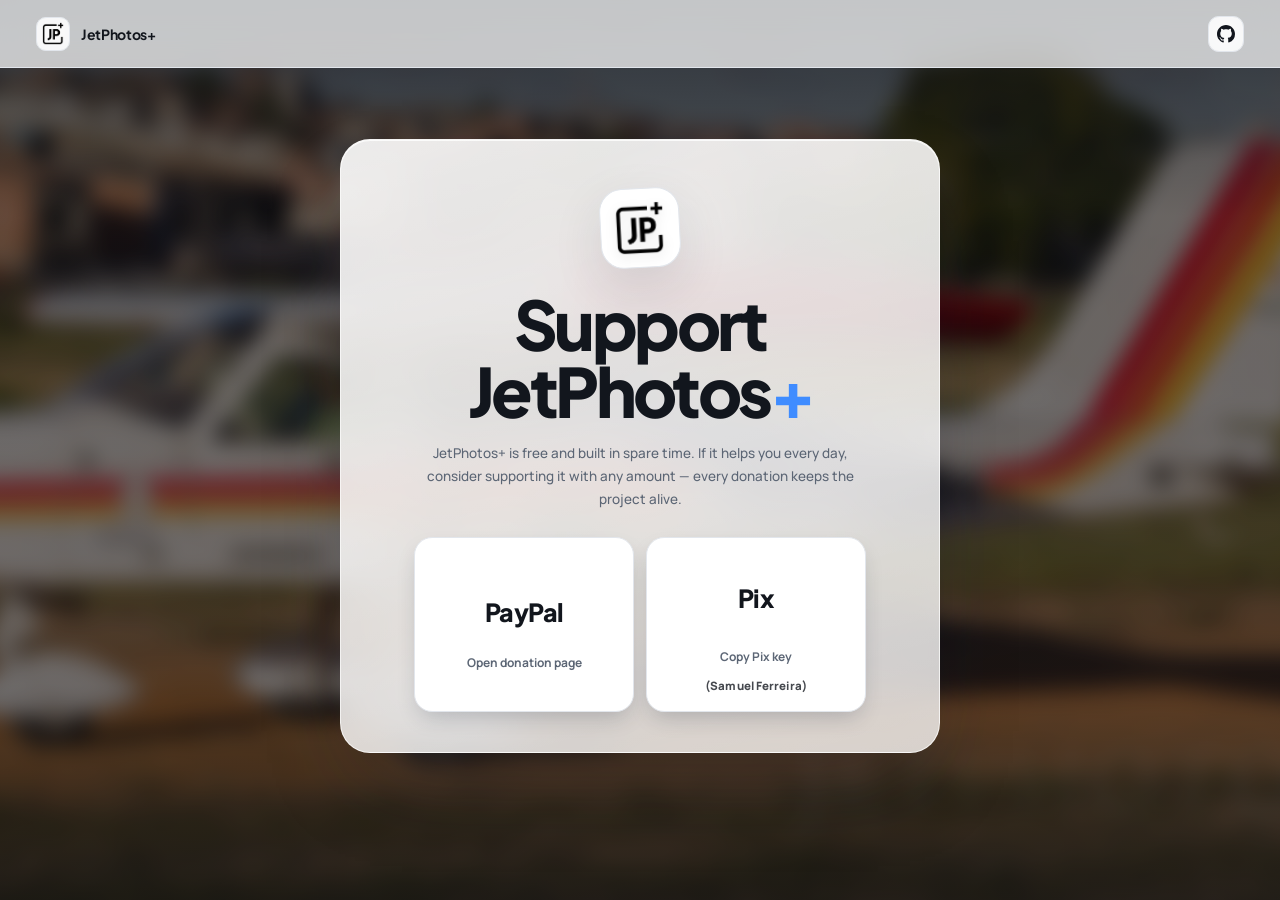
<file: docs/doar.html>
<!doctype html>
<html lang="en">
<head>
  <!-- Doação: PayPal (link externo) + Pix (copia a chave + toast). Textos em
       PT/EN no mesmo esquema da index; o idioma persiste entre as páginas
       pela mesma chave do localStorage. -->
  <meta charset="UTF-8">
  <meta name="viewport" content="width=device-width, initial-scale=1">
  <meta name="description" content="Support JetPhotos+ — a free, unofficial community extension. Donate via PayPal or Pix.">
  <meta name="author" content="samuelffer">
  <meta name="robots" content="index, follow">
  <link rel="canonical" href="https://samuelffer.github.io/jetphotosplus/doar.html">

  <!-- Open Graph -->
  <meta property="og:type" content="website">
  <meta property="og:title" content="JetPhotos+ — Doar">
  <meta property="og:description" content="Apoie o JetPhotos+ via PayPal ou Pix.">
  <meta property="og:image" content="https://samuelffer.github.io/jetphotosplus/assets/og-image.png">
  <meta property="og:url" content="https://samuelffer.github.io/jetphotosplus/doar.html">
  <meta property="og:site_name" content="JetPhotos+">
  <meta property="og:locale" content="pt_BR">
  <meta property="og:locale:alternate" content="en_US">

  <!-- Favicon -->
  <link rel="icon" type="image/png" sizes="32x32" href="assets/favicon-32x32.png">
  <link rel="icon" type="image/png" sizes="16x16" href="assets/favicon-16x16.png">
  <link rel="apple-touch-icon" sizes="180x180" href="assets/apple-touch-icon.png">
  <link rel="manifest" href="assets/site.webmanifest">

  <title>Donate — JetPhotos+</title>
  <link rel="preconnect" href="https://fonts.googleapis.com">
  <link rel="preconnect" href="https://fonts.gstatic.com" crossorigin>
  <link href="https://fonts.googleapis.com/css2?family=Manrope:wght@400;500;600;700;800&family=Plus+Jakarta+Sans:wght@400;500;600;700;800&display=swap" rel="stylesheet">
  <link rel="stylesheet" href="style.css?v=r7">
</head>
<body>
  <div class="photo-background" aria-hidden="true">
    <div class="photo-layer photo-layer-a"></div>
    <div class="photo-layer photo-layer-b"></div>
    <div class="photo-overlay"></div>
  </div>
  <header class="topbar">
    <a class="brand" href="index.html" aria-label="JetPhotos+ home" data-i18n-attr="aria-label:brandHome">
      <span class="brand-mark"><img src="assets/jetphotosplus-logo.png" alt=""></span>
      <span>JetPhotos+</span>
    </a>
    <div class="top-actions">
      <a class="github-link" href="https://github.com/samuelffer/jetphotosplus" target="_blank" rel="noreferrer" aria-label="View on GitHub" title="View on GitHub" data-i18n-attr="aria-label:githubView|title:githubView">
        <svg viewBox="0 0 16 16" width="18" height="18" fill="currentColor" aria-hidden="true"><path d="M8 0C3.58 0 0 3.58 0 8c0 3.54 2.29 6.53 5.47 7.59.4.07.55-.17.55-.38 0-.19-.01-.82-.01-1.49-2.01.37-2.53-.49-2.69-.94-.09-.23-.48-.94-.82-1.13-.28-.15-.68-.52-.01-.53.63-.01 1.08.58 1.23.82.72 1.21 1.87.87 2.33.66.07-.52.28-.87.51-1.07-1.78-.2-3.64-.89-3.64-3.95 0-.87.31-1.59.82-2.15-.08-.2-.36-1.02.08-2.12 0 0 .67-.21 2.2.82.64-.18 1.32-.27 2-.27.68 0 1.36.09 2 .27 1.53-1.04 2.2-.82 2.2-.82.44 1.1.16 1.92.08 2.12.51.56.82 1.27.82 2.15 0 3.07-1.87 3.75-3.65 3.95.29.25.54.73.54 1.48 0 1.07-.01 1.93-.01 2.2 0 .21.15.46.55.38A8.01 8.01 0 0 0 16 8c0-4.42-3.58-8-8-8Z"></path></svg>
      </a>
    </div>
  </header>

  <main class="app-shell">
    <section class="hero" aria-labelledby="donate-title">
      <div class="hero-mark"><img src="assets/jetphotosplus-logo.png" alt="JetPhotos+ logo"></div>
      <h1 id="donate-title" data-i18n-html="donateTitle">Support JetPhotos<span>+</span></h1>
      <p class="description" data-i18n="donateDescription">JetPhotos+ is free and built in spare time. If it helps you every day, consider supporting it with any amount — every donation keeps the project alive.</p>

      <div class="donate-options">
        <a class="donate-card" id="paypalCard" href="https://www.paypal.com/" target="_blank" rel="noreferrer" data-i18n-attr="aria-label:donatePaypalCard|title:donatePaypalCard">
          <span class="donate-brandbox"><img class="donate-img" id="icon-paypal" src="" alt="PayPal" width="120" height="48"></span>
          <span class="donate-hint" data-i18n="donatePaypalHint">Open donation page ↗</span>
        </a>
        <button class="donate-card" id="pixCard" type="button" data-i18n-attr="aria-label:donatePixCard|title:donatePixCard">
          <span class="donate-brandbox"><img class="donate-img" id="icon-pix" src="" alt="Pix" width="120" height="48"></span>
          <span class="donate-hint" data-i18n="donatePixHint">Copy Pix key</span>
          <!-- Nome fixo (não entra no i18n): é o titular da chave, que a
               pessoa confere no app do banco na hora de enviar. -->
          <span class="donate-name" data-i18n-attr="title:donatePixNameLabel|aria-label:donatePixNameLabel">(Samuel Ferreira)</span>
        </button>
      </div>
    </section>
  </main>

  <div class="toast" id="toast" role="status" aria-live="polite"><span class="toast-check" aria-hidden="true">✓</span><span id="toastText"></span></div>

<script>
// ===== I18N SYSTEM (mesmo esquema da index; mesma chave de idioma) =====
(() => {
  const STORAGE_KEY = 'jetphotosplus_lang';

  const translations = {
    en: {
      brandHome: 'JetPhotos+ home',
      githubView: 'View on GitHub',
      donateTitle: 'Support JetPhotos<span>+</span>',
      donateDescription: 'JetPhotos+ is free and built in spare time. If it helps you every day, consider supporting it with any amount — every donation keeps the project alive.',
      donatePaypalHint: 'Open donation page',
      donatePaypalCard: 'Donate via PayPal (opens in a new tab)',
      donatePixHint: 'Copy Pix key',
      donatePixNameLabel: 'Pix key holder: Samuel Ferreira',
      donatePixCard: 'Copy the Pix key to donate',
      donatePixCopied: 'Pix key copied!',
      donatePixFailed: 'Could not copy the key.',
      backHome: 'Home',
      footerDisclaimer: 'Unofficial community extension · Not affiliated with JetPhotos'
    },
    pt: {
      brandHome: 'Página inicial do JetPhotos+',
      githubView: 'Ver no GitHub',
      donateTitle: 'Apoie o JetPhotos<span>+</span>',
      donateDescription: 'O JetPhotos+ é gratuito e feito nas horas vagas. Se ele te ajuda no dia a dia, considere apoiar com qualquer valor — cada doação mantém o projeto vivo.',
      donatePaypalHint: 'Abrir página de doação',
      donatePaypalCard: 'Doar via PayPal (abre em nova aba)',
      donatePixHint: 'Copiar chave Pix',
      donatePixNameLabel: 'Titular da chave Pix: Samuel Ferreira',
      donatePixCard: 'Copiar a chave Pix para doar',
      donatePixCopied: 'Chave Pix copiada!',
      donatePixFailed: 'Não foi possível copiar a chave.',
      backHome: 'Início',
      footerDisclaimer: 'Extensão comunitária não oficial · Não afiliada ao JetPhotos'
    }
  };

  function getBrowserLanguage() {
    const languages = Array.isArray(navigator.languages) && navigator.languages.length
      ? navigator.languages
      : [navigator.language || 'en'];
    return languages.some(lang => String(lang).toLowerCase().startsWith('pt')) ? 'pt' : 'en';
  }

  function getSavedLanguage() {
    try {
      const saved = localStorage.getItem(STORAGE_KEY);
      return saved === 'pt' || saved === 'en' ? saved : null;
    } catch (error) {
      console.warn('JetPhotos+ i18n: unable to read saved language preference.', error);
      return null;
    }
  }

  function getInitialLanguage() {
    return getSavedLanguage() || getBrowserLanguage();
  }

  function saveLanguagePreference(lang) {
    try {
      localStorage.setItem(STORAGE_KEY, lang);
      return localStorage.getItem(STORAGE_KEY) === lang;
    } catch (error) {
      console.warn('JetPhotos+ i18n: unable to save language preference.', error);
      return false;
    }
  }

  function applyLanguage(lang, persist = false) {
    const active = translations[lang] ? lang : 'en';

    document.documentElement.lang = active === 'pt' ? 'pt-BR' : 'en';
    document.querySelectorAll('[data-i18n]').forEach(element => {
      const key = element.dataset.i18n;
      if (translations[active][key] !== undefined) element.textContent = translations[active][key];
    });
    document.querySelectorAll('[data-i18n-html]').forEach(element => {
      const key = element.dataset.i18nHtml;
      if (translations[active][key] !== undefined) element.innerHTML = translations[active][key];
    });
    document.querySelectorAll('[data-i18n-attr]').forEach(element => {
      element.dataset.i18nAttr.split('|').forEach(pair => {
        const [attribute, key] = pair.split(':');
        if (attribute && key && translations[active][key] !== undefined) {
          element.setAttribute(attribute, translations[active][key]);
        }
      });
    });

    const languageToggle = document.getElementById('languageToggle');
    if (languageToggle) {
      languageToggle.style.opacity = '0.35';
      languageToggle.textContent = active === 'pt' ? 'PT' : 'EN';
      languageToggle.setAttribute('aria-label', active === 'pt' ? 'Switch to English' : 'Mudar para português');
      languageToggle.setAttribute('title', active === 'pt' ? 'Switch to English' : 'Mudar para português');
      requestAnimationFrame(() => { languageToggle.style.opacity = '1'; });
    }

    document.title = active === 'pt' ? 'Doar — JetPhotos+' : 'Donate — JetPhotos+';
    const description = document.querySelector('meta[name="description"]');
    if (description) {
      description.content = active === 'pt'
        ? 'Apoie o JetPhotos+ — extensão comunitária gratuita. Doe via PayPal ou Pix.'
        : 'Support JetPhotos+ — a free, unofficial community extension. Donate via PayPal or Pix.';
    }

    window.JPP_LANG = active;
    window.JPP_TRANSLATIONS = translations;

    if (persist) {
      const saved = saveLanguagePreference(active);
      if (!saved) console.warn('JetPhotos+ i18n: language preference could not be persisted.');
    }

    window.dispatchEvent(new CustomEvent('jpp:languagechange', { detail: { lang: active } }));
  }

  const languageToggle = document.getElementById('languageToggle');
  if (languageToggle) {
    languageToggle.addEventListener('click', () => {
      const nextLanguage = window.JPP_LANG === 'pt' ? 'en' : 'pt';
      applyLanguage(nextLanguage, true);
    });
  }

  applyLanguage(getInitialLanguage(), false);
})();
</script>

<script>
// ===== Doação: destinos =====
const PAYPAL_URL = 'https://www.paypal.com/donate/?business=2SB4XYNBF53RC&no_recurring=1&item_name=Extens%C3%A3o+JetPhotos%2B&currency_code=BRL';
// TODO: trocar pela chave Pix definitiva quando ela existir.
const PIX_KEY = 'ca3ead8a-46b7-4b62-8d7a-e9d7e3dbd694';

document.getElementById('paypalCard').href = PAYPAL_URL;
// Ícones dos métodos via hotlink (mesmo esquema dos ícones de navegador da
// index: pra trocar um dia, basta trocar a URL aqui).
const DONATE_ICON_URLS = {
  paypal: 'https://cdn-icons-png.flaticon.com/512/174/174861.png',
  pix: 'https://blog.caviarcriativo.com/wp-content/uploads/2025/03/Download-Logo-Pix.png'
};
Object.entries(DONATE_ICON_URLS).forEach(([name, url]) => {
  const img = document.getElementById(`icon-${name}`);
  if (!img) return;
  // Hotlink pode quebrar: em vez de ícone quebrado, mostra o nome em texto.
  img.addEventListener('error', () => {
    const fallback = document.createElement('span');
    fallback.className = 'donate-fallback';
    fallback.textContent = name === 'pix' ? 'Pix' : 'PayPal';
    img.replaceWith(fallback);
  }, { once: true });
  img.src = url;
});

// Copia com fallback: a Clipboard API pode não existir/ser negada (ex.:
// contexto não seguro), então tenta o textarea + execCommand antes de
// desistir — o toast de erro só aparece se os dois falharem.
async function copyText(text) {
  try {
    await navigator.clipboard.writeText(text);
    return true;
  } catch (error) {
    try {
      const area = document.createElement('textarea');
      area.value = text;
      area.setAttribute('readonly', '');
      area.style.position = 'fixed';
      area.style.opacity = '0';
      document.body.appendChild(area);
      area.select();
      const ok = document.execCommand('copy');
      area.remove();
      return ok;
    } catch (fallbackError) {
      return false;
    }
  }
}

let toastTimer = null;
function showToast(message, isError) {
  const toast = document.getElementById('toast');
  document.getElementById('toastText').textContent = message;
  toast.classList.toggle('error', !!isError);
  // Re-dispara a transição quando o usuário clica várias vezes seguidas.
  toast.classList.remove('show');
  void toast.offsetWidth;
  toast.classList.add('show');
  if (toastTimer) clearTimeout(toastTimer);
  toastTimer = setTimeout(() => toast.classList.remove('show'), 2600);
}

document.getElementById('pixCard').addEventListener('click', async () => {
  const lang = window.JPP_LANG === 'pt' ? 'pt' : 'en';
  const t = (window.JPP_TRANSLATIONS && window.JPP_TRANSLATIONS[lang]) || {};
  const ok = await copyText(PIX_KEY);
  showToast(ok ? (t.donatePixCopied || 'OK') : (t.donatePixFailed || 'Error'), !ok);
});
</script>

<script src="assets/photos.js"></script>
<script>
// Mesmo fundo rotativo da index (as fotos ficam atrás do cartão de vidro).
const photoLayers = [
  document.querySelector('.photo-layer-a'),
  document.querySelector('.photo-layer-b')
];

function initPhotoBackground() {
  const photos = Array.isArray(window.JPP_PHOTOS) ? window.JPP_PHOTOS : [];
  if (!photos.length) return;

  let deck = [];
  let activeLayer = 0;
  let previous = null;

  function refillDeck() {
    deck = [...photos];
    for (let i = deck.length - 1; i > 0; i--) {
      const j = Math.floor(Math.random() * (i + 1));
      [deck[i], deck[j]] = [deck[j], deck[i]];
    }
    if (deck.length > 1 && deck[0] === previous) [deck[0], deck[1]] = [deck[1], deck[0]];
  }

  function nextPhoto() {
    if (!deck.length) refillDeck();
    const photo = deck.shift();
    if (!photo) return;
    previous = photo;
    const nextLayer = 1 - activeLayer;
    const layer = photoLayers[nextLayer];
    layer.style.backgroundImage = `url("${encodeURI(photo)}")`;
    layer.classList.add('is-visible');
    photoLayers[activeLayer].classList.remove('is-visible');
    activeLayer = nextLayer;
  }

  photoLayers[activeLayer].style.backgroundImage = `url("${encodeURI(photos[0])}")`;
  previous = photos[0];
  photoLayers[activeLayer].classList.add('is-visible');
  deck = photos.filter(photo => photo !== previous);

  const PHOTO_DURATION_MS = 8500;
  function scheduleNext() {
    setTimeout(() => {
      nextPhoto();
      scheduleNext();
    }, PHOTO_DURATION_MS);
  }
  scheduleNext();
}

initPhotoBackground();
</script>
</body>
</html>
</file>
<file: docs/style.css>
* { box-sizing: border-box; }

:root {
  --bg: #eef1f6;
  --surface: #ffffff;
  --surface-strong: #f2f4f8;
  --surface-hover: #e8ecf3;
  --text: #12161d;
  --muted: #5c6675;
  --border: #e2e6ec;
  --accent: #3f8cff;
  --accent-hover: #2f7bef;
  --accent-soft: #eaf2ff;
  --on-accent: #ffffff;
  /* Vermelho da doação: tom mais fechado que o "vermelho puro" pra manter
     o texto branco legível (contraste AA) em cima do botão. */
  --donate: #d13438;
  --donate-hover: #b62a2e;
  --success: #2fae66;
  --dialog: #ffffff;
  --shadow: 0 18px 50px rgba(26, 39, 58, .12);
  --font-body: "Manrope", Arial, sans-serif;
  --font-heading: "Plus Jakarta Sans", sans-serif;
  --weight-body: 500;
  --weight-heading: 800;
}

html { scroll-behavior: smooth; }
html, body { width: 100%; min-height: 100%; }

/* Remove outline padrão do navegador (que pode ser vermelho/laranja em
   alguns browsers) e aplica outline customizado apenas no :focus-visible
   (foco via teclado, não via clique). */
*:focus { outline: none; }
*:focus-visible { outline: 2px solid var(--accent); outline-offset: 2px; }

body {
  margin: 0;
  min-height: 100vh;
  overflow-x: hidden;
  background: var(--bg);
  color: var(--text);
  font-family: var(--font-body);
  font-weight: var(--weight-body);
  display: flex;
  flex-direction: column;
}

a { color: inherit; text-decoration: none; }
button { font: inherit; }

.topbar {
  height: 68px;
  flex: 0 0 68px;
  padding: 0 36px;
  display: flex;
  align-items: center;
  justify-content: space-between;
  border-bottom: 1px solid var(--border);
  background: color-mix(in srgb, var(--bg) 86%, transparent);
  backdrop-filter: blur(12px);
}

.brand { display: flex; align-items: center; gap: 11px; font: 700 14px "Plus Jakarta Sans", sans-serif; letter-spacing: -.35px; }
.brand-mark {
  width: 34px; height: 34px;
  display: grid; place-items: center;
  border-radius: 10px;
  background: var(--surface-strong);
  border: 1px solid var(--border);
  overflow: hidden;
}
.brand-mark img { width: 23px; height: 23px; object-fit: contain; transition: transform .2s ease; }
.brand:hover .brand-mark img { transform: scale(1.08); }

.top-actions { display: flex; align-items: center; gap: 14px; color: var(--muted); font-size: 12px; font-weight: 700; }
.github-link, .home-link {
  width: 36px; height: 36px;
  display: grid; place-items: center;
  border: 1px solid var(--border); border-radius: 11px;
  background: var(--surface); color: var(--text);
  transition: background .15s, transform .15s, border-color .15s, color .15s;
}
.github-link:hover, .home-link:hover { background: var(--surface-hover); border-color: color-mix(in srgb, var(--accent) 30%, var(--border)); color: var(--accent); transform: translateY(-1px); }

.app-shell { display: grid; place-items: center; min-height: calc(100vh - 120px); padding: 48px 0 72px; position: relative; }

/*
  The hero always sits on top of a rotating photo whose dominant colour is
  unpredictable (blue sky, orange sunset ramp, grey tarmac...). It's a single,
  self-contained light glass card so text stays legible no matter what photo
  is behind it - there's no separate light/dark mode to keep in sync.
*/
.hero {
  width: min(600px, calc(100% - 40px));
  text-align: center;
  position: relative;
  padding: 48px 44px 40px;
  border-radius: 30px;
  background: linear-gradient(165deg, rgba(255, 255, 255, .9), rgba(255, 255, 255, .78));
  border: 1px solid rgba(255, 255, 255, .7);
  box-shadow:
    0 40px 90px -30px rgba(20, 30, 50, .35),
    0 1px 0 rgba(255, 255, 255, .8) inset;
  backdrop-filter: blur(26px) saturate(160%);
  -webkit-backdrop-filter: blur(26px) saturate(160%);
}
.hero > * { position: relative; }

.hero-mark {
  width: 80px; height: 80px; margin: 0 auto 22px;
  display: grid; place-items: center;
  border-radius: 23px;
  background: var(--surface);
  border: 1px solid var(--border);
  box-shadow: var(--shadow);
  transform: rotate(-3deg);
}
.hero-mark img { width: 54px; height: 54px; object-fit: contain; filter: drop-shadow(0 4px 6px rgba(0,0,0,.1)); }

.ext-badge {
  display: inline-flex; align-items: center; gap: 6px;
  margin: 0 auto 14px;
  padding: 5px 12px 5px 10px;
  border: 1px solid var(--border); border-radius: 999px;
  background: var(--surface-strong);
  color: var(--muted);
  font-size: 10.5px; font-weight: 800; letter-spacing: .3px;
}
.ext-badge svg { color: var(--accent); flex: none; }

.eyebrow { margin: 0; color: var(--muted); font-size: 10px; font-weight: 800; letter-spacing: 1.35px; }
.hero h1 {
  margin: 0; color: var(--text);
  font: var(--weight-heading) clamp(44px, 7.4vw, 68px)/.98 var(--font-heading);
  letter-spacing: -3.6px;
}
.hero h1 span { color: var(--accent); }
.description { max-width: 460px; margin: 18px auto 0; color: var(--muted); font-size: 13.5px; line-height: 1.7; }

.actions { display: flex; justify-content: center; align-items: center; gap: 10px; margin-top: 28px; }
.download, .release-button, .donate-button {
  min-height: 46px; padding: 0 20px; border-radius: 13px;
  display: inline-flex; align-items: center; justify-content: center; gap: 9px;
  font-size: 13px; font-weight: 800; cursor: pointer;
  transition: transform .15s, background .15s, box-shadow .15s, border-color .15s;
}
.download {
  border: 1px solid var(--border);
  background: #ffffff;
  color: var(--text);
  box-shadow: 0 10px 22px -6px rgba(20, 30, 50, .28);
}
.download:hover { transform: translateY(-2px); box-shadow: 0 14px 28px -6px rgba(20, 30, 50, .34); border-color: color-mix(in srgb, var(--accent) 30%, var(--border)); }
.release-button {
  border: 1px solid var(--border);
  background: rgba(255,255,255,.5);
  color: var(--text);
}
.release-button:hover { background: rgba(255,255,255,.85); border-color: color-mix(in srgb, var(--accent) 28%, var(--border)); transform: translateY(-2px); }
.release-button:active { transform: translateY(0) scale(.96); }
/* Botão de doação: mesma forma/altura dos outros dois (só muda a cor), assim
   ele encaixa na fileira sem parecer de outro site. Vermelho preenchido
   porque é o único que sai da landing — precisa se achar à primeira vista. */
.donate-button { border: 1px solid var(--donate-hover); background: var(--donate); color: #ffffff; box-shadow: 0 10px 22px -6px rgba(209, 52, 56, .42); }
.donate-button:hover { background: var(--donate-hover); box-shadow: 0 14px 28px -6px rgba(209, 52, 56, .5); }
.donate-button:active { transform: translateY(0) scale(.96); }
.download-icon, .donate-icon { font-size: 18px; line-height: 1; display: inline-flex; align-items: center; }
.download-icon svg, .donate-icon svg { display: block; }
/* O coração ganha uma "batida" curta no hover — o resto do botão já sobe. */
.donate-button:hover .donate-icon svg { animation: heart-beat .5s ease; }
@keyframes heart-beat {
  0%, 100% { transform: scale(1); }
  35% { transform: scale(1.22); }
  65% { transform: scale(.94); }
}

.browser-row { display: flex; justify-content: center; align-items: center; gap: 8px; margin-top: 18px; }
.browser-badge {
  width: 30px; height: 30px;
  display: grid; place-items: center;
  border-radius: 50%;
  background: var(--surface);
  border: 1px solid var(--border);
  box-shadow: 0 4px 10px rgba(20,30,50,.08);
  transition: transform .15s, box-shadow .15s;
}
.browser-badge:hover { transform: translateY(-2px); box-shadow: 0 8px 16px rgba(20,30,50,.14); }

.release-badge {
  display: inline-flex; align-items: center; gap: 8px; margin-top: 16px;
  padding: 6px 12px; border: 1px solid var(--border); border-radius: 999px;
  background: rgba(255,255,255,.55); color: var(--muted); font-size: 10px; font-weight: 700;
}
.status-dot { width: 7px; height: 7px; border-radius: 50%; background: var(--success); box-shadow: 0 0 0 3px color-mix(in srgb, var(--success) 20%, transparent); }

/* Footer removido */

.release-dialog {
  width: min(470px, calc(100% - 32px));
  padding: 27px;
  border: 1px solid var(--border);
  border-radius: 22px;
  background: var(--dialog);
  color: var(--text);
  box-shadow: 0 24px 70px rgba(0,0,0,.25);
  animation: dialog-in .3s cubic-bezier(.2, .9, .3, 1.1);
}
.release-dialog.is-closing { animation: dialog-out .18s ease forwards; }
@keyframes dialog-in {
  from { opacity: 0; transform: translateY(16px) scale(.95); }
  to { opacity: 1; transform: translateY(0) scale(1); }
}
@keyframes dialog-out {
  from { opacity: 1; transform: translateY(0) scale(1); }
  to { opacity: 0; transform: translateY(10px) scale(.96); }
}
.release-dialog::backdrop {
  background: rgba(8,12,18,.44);
  backdrop-filter: blur(4px);
  animation: backdrop-in .3s ease;
}
@keyframes backdrop-in { from { opacity: 0; } to { opacity: 1; } }
@media (prefers-reduced-motion: reduce) {
  .release-dialog, .release-dialog.is-closing, .release-dialog::backdrop { animation: none; }
}
.dialog-head { display: flex; align-items: flex-start; justify-content: space-between; gap: 20px; }
.dialog-head h2 { margin: 6px 0 0; font: var(--weight-heading) 26px var(--font-heading); letter-spacing: -1px; }
.close { width: 34px; height: 34px; border: 1px solid var(--border); border-radius: 11px; background: var(--surface); color: var(--text); cursor: pointer; font-size: 20px; transition: background .15s, transform .15s; }
.close:hover { background: var(--surface-hover); transform: rotate(4deg); }
.release-date { margin: 5px 0 17px; color: var(--muted); font-size: 12px; font-weight: var(--weight-body); }
.release-dialog ul { margin: 0 0 22px; padding-left: 19px; color: var(--muted); font-size: 13px; line-height: 1.8; }
.github-release { color: var(--accent); font-size: 13px; font-weight: 800; }

/* Markdown renderizado dentro do dialog de release notes. O marked.js
   gera h1-h6, ul, ol, p, strong, em, code, etc. — estiliza tudo pra
   ficar legível dentro do dialog sem destoar do resto do site. */
.release-notes-content { margin: 0 0 22px; color: var(--muted); font-size: 13px; line-height: 1.8; max-height: 320px; overflow-y: auto; }
.release-notes-content > *:first-child { margin-top: 0; }
.release-notes-content h1 { font-size: 18px; font-weight: 800; color: var(--text); margin: 18px 0 8px; line-height: 1.3; }
.release-notes-content h2 { font-size: 15px; font-weight: 700; color: var(--text); margin: 16px 0 6px; line-height: 1.3; }
.release-notes-content h3 { font-size: 14px; font-weight: 700; color: var(--text); margin: 14px 0 4px; line-height: 1.3; }
.release-notes-content p { margin: 6px 0; }
.release-notes-content ul, .release-notes-content ol { padding-left: 19px; margin: 6px 0; }
.release-notes-content li { margin: 2px 0; }
.release-notes-content strong { color: var(--text); font-weight: 700; }
.release-notes-content code { background: var(--surface); padding: 1px 5px; border-radius: 4px; font-size: 12px; }
.release-notes-content hr { border: none; border-top: 1px solid var(--border); margin: 14px 0; }
.release-notes-content a { color: var(--accent); text-decoration: underline; }

@media (max-width: 600px) {
  .topbar { height: 62px; flex-basis: 62px; padding: 0 18px; }
  .app-shell { min-height: calc(100vh - 62px); padding: 20px 0; }
  .hero { padding: 40px 26px 34px; border-radius: 26px; }
  .hero h1 { letter-spacing: -2.4px; }
  .description { padding: 0 6px; }
  .actions { flex-direction: column; }
  /* No mobile os três botões empilham com a mesma largura (o de doação
     também), senão ele fica menor/desalinhado no meio da coluna. */
  .download, .release-button, .donate-button { width: min(280px, 100%); }
}


/* Aircraft photo slideshow */
.photo-background {
  position: fixed;
  inset: 0;
  z-index: 0;
  overflow: hidden;
  background: #111820;
  pointer-events: none;
}
.photo-layer {
  position: absolute;
  inset: -24px;
  background-position: center;
  background-size: cover;
  background-repeat: no-repeat;
  opacity: 0;
  filter: blur(10px) brightness(.78) saturate(.92);
  transform: scale(1.06);
  transition: opacity 2.2s ease-in-out, transform 10s ease;
}
.photo-layer.is-visible {
  opacity: 1;
  transform: scale(1.12);
}
.photo-overlay {
  position: absolute;
  inset: 0;
  background:
    linear-gradient(180deg, rgba(6, 10, 16, .58) 0%, rgba(6, 10, 16, .22) 24%, rgba(6, 10, 16, .22) 76%, rgba(6, 10, 16, .58) 100%),
    rgba(6, 10, 16, .28);
}

/* Site content stays above the photos. */
.topbar, .app-shell {
  position: relative;
  z-index: 1;
}

/* Transparent glass surfaces so the photos remain visible. */
body {
  background: transparent;
}
.topbar {
  background: rgba(255,255,255,.72);
  backdrop-filter: blur(14px);
}
.github-link, .home-link, .brand-mark {
  background: rgba(255,255,255,.82);
  backdrop-filter: blur(12px);
}
.browser-badge img { display: block; width: 20px; height: 20px; object-fit: contain; }


/* Discreet hero non-affiliation notice */
.hero-disclaimer { max-width: 500px; margin: 10px auto 0; color: rgba(0, 0, 0); font-size: 12.5px; line-height: 1.55; font-weight: var(--weight-body); }
@media (max-width: 560px) { .hero-disclaimer { padding: 0 8px; font-size: 12px; } }


/* FAQ / project disclaimer */
.faq {
  position: relative;
  z-index: 1;
  background: #f5f5f7;
  padding: 88px 24px 96px;
  border-top: 1px solid rgba(226,230,236,.9);
}
.faq-inner { width: min(900px, 100%); margin: 0 auto; }
.faq-heading { max-width: 620px; margin: 0 auto 44px; text-align: center; }
.faq h2 {
  margin: 0 0 12px;
  font: var(--weight-heading) clamp(32px, 5vw, 50px)/1.05 var(--font-heading);
  letter-spacing: -2px;
}
.faq-heading p { margin: 0; color: var(--muted); font-size: 14px; line-height: 1.75; font-weight: var(--weight-body); }
.faq-list { display: grid; gap: 12px; }
.faq-item {
  overflow: hidden;
  background: rgba(255,255,255,.88);
  border: 1px solid #e1e5eb;
  border-radius: 16px;
  box-shadow: 0 10px 28px rgba(20,30,50,.055);
  transition: border-color .2s ease, box-shadow .2s ease, background .2s ease;
}
.faq-item:hover { border-color: #d4dbe5; box-shadow: 0 14px 34px rgba(20,30,50,.075); }
.faq-item[open] { border-color: rgba(63,140,255,.28); background: #fff; }
.faq-item summary {
  min-height: 68px;
  display: flex;
  align-items: center;
  justify-content: space-between;
  gap: 22px;
  padding: 20px 22px;
  color: #252c36;
  font-size: 14px;
  font-weight: var(--weight-heading);
  line-height: 1.45;
  cursor: pointer;
  list-style: none;
}
.faq-item summary::-webkit-details-marker { display: none; }
.faq-icon {
  flex: 0 0 28px;
  width: 28px;
  height: 28px;
  display: grid;
  place-items: center;
  border-radius: 9px;
  background: var(--accent-soft);
  color: var(--accent);
  font-size: 20px;
  font-weight: 500;
  line-height: 1;
  transition: transform .22s ease, background .22s ease;
}
.faq-item[open] .faq-icon { transform: rotate(45deg); background: rgba(63,140,255,.16); }
.faq-answer {
  padding: 0 64px 22px 22px;
  color: var(--muted);
  font-size: 13px;
  line-height: 1.75;
  font-weight: var(--weight-body);
}
.faq-answer p { margin: 0; }
.faq-answer a { color: var(--accent); font-weight: 700; text-decoration: none; }
.faq-answer a:hover { text-decoration: underline; }

@media (max-width: 760px) {
  .faq { padding: 72px 18px 74px; }
  .faq-heading { margin-bottom: 34px; }
  .faq-item { border-radius: 14px; }
  .faq-item summary { min-height: 64px; padding: 18px; gap: 14px; font-size: 13px; }
  .faq-icon { flex-basis: 26px; width: 26px; height: 26px; }
  .faq-answer { padding: 0 18px 20px; font-size: 12.5px; }
}

/* Subtle scroll reveals and microinteractions */
.faq {
  opacity: 0;
  transform: translateY(20px);
  transition: opacity .35s ease-out, transform .35s ease-out;
  will-change: opacity, transform;
}

.faq.visible {
  opacity: 1;
  transform: translateY(0);
}


.download,
.release-button,
.donate-button {
  transition: transform .2s ease, background .2s ease, box-shadow .2s ease, border-color .2s ease;
}

.download:hover,
.release-button:hover,
.donate-button:hover {
  transform: translateY(-2px) scale(1.03);
}

.browser-badge {
  transition: transform .2s ease, box-shadow .2s ease;
}

.browser-badge:hover {
  transform: translateY(-2px) scale(1.08);
}

.faq-item {
  transition: background .2s ease, border-color .2s ease, box-shadow .2s ease;
}

.faq-item:hover {
  background: rgba(255, 255, 255, .78);
}

.faq-icon {
  transition: transform .3s ease, background .2s ease;
}

@media (prefers-reduced-motion: reduce) {
  html { scroll-behavior: auto; }

  *, *::before, *::after {
    animation-duration: .01ms !important;
    animation-iteration-count: 1 !important;
    transition-duration: .01ms !important;
    scroll-behavior: auto !important;
  }

  .faq {
    opacity: 1;
    transform: none;
  }
}


/* Language switcher */
.language-switcher {
  display: inline-flex;
  align-items: center;
  height: 36px;
  padding: 0 9px;
  border: 1px solid var(--border);
  border-radius: 11px;
  background: rgba(255,255,255,.82);
  backdrop-filter: blur(12px);
  color: var(--muted);
}
.language-toggle {
  border: 0;
  padding: 4px 3px;
  background: transparent;
  color: inherit;
  font-size: 10px;
  font-weight: 800;
  line-height: 1;
  cursor: pointer;
  opacity: 1;
  transition: color .15s ease, opacity .2s ease;
}
.language-toggle:hover { color: var(--accent); }
.language-toggle:focus-visible {
  outline: 2px solid var(--accent);
  outline-offset: 3px;
  border-radius: 4px;
}

@media (max-width: 600px) {
  .top-actions { gap: 8px; }
  .language-switcher { height: 34px; padding: 0 8px; }
}

/* Doação: link no rodapé + página doar.html */
.donate-link { font-weight: 800; white-space: nowrap; transition: color .15s ease; }
.donate-link:hover { color: var(--accent); }

.donate-options { display: flex; gap: 12px; justify-content: center; margin-top: 26px; }
.donate-card {
  flex: 1 1 0; max-width: 220px;
  display: flex; flex-direction: column; align-items: center; justify-content: center; gap: 10px;
  min-height: 132px; padding: 20px 16px 18px;
  background: #ffffff; border: 1px solid var(--border); border-radius: 18px;
  box-shadow: 0 10px 22px -6px rgba(20, 30, 50, .22);
  color: var(--text); cursor: pointer; font: inherit; -webkit-tap-highlight-color: transparent; overflow: hidden;
  transition: transform .2s ease, box-shadow .2s ease, border-color .2s ease;
}
button.donate-card { appearance: none; }
.donate-card:hover { transform: translateY(-2px) scale(1.02); box-shadow: 0 14px 28px -6px rgba(20, 30, 50, .3); border-color: color-mix(in srgb, var(--accent) 30%, var(--border)); }
.donate-card:active { transform: translateY(0) scale(.98); }
.donate-card:focus-visible { outline: 2px solid var(--accent); outline-offset: 3px; }
.donate-brandbox { display: flex; align-items: center; justify-content: center; height: 64px; }
.donate-img { display: block; width: auto; height: auto; max-width: 132px; max-height: 100%; object-fit: contain; }
/* O logo do Pix é um lockup largo com respiro: caixa bem maior pra não sumir. */
#icon-pix { max-width: 170px; transform: scale(1.4); }
/* Caixa mais alta só no cartão Pix, pra escala não invadir a dica abaixo. */
#pixCard .donate-brandbox { height: 80px; }
/* Texto que entra no lugar se o hotlink do ícone quebrar. */
.donate-fallback { font: 800 25px var(--font-heading); letter-spacing: -.5px; }
.donate-hint { font-size: 12px; font-weight: 700; color: var(--muted); }
/* Titular da chave Pix: fica logo abaixo da dica de copiar porque é o nome
   que o app do banco mostra na confirmação — se não bater, o Pix vai pra
   outra pessoa. Mais escuro que a dica pra não passar batido. */
.donate-name { margin-top: 3px; font-size: 11.5px; font-weight: 800; color: var(--text); letter-spacing: .1px; opacity: .78; }

/* Toast da doação: cartão claro no padrão do site, some sozinho. */
.toast {
  position: fixed; left: 50%; bottom: calc(28px + env(safe-area-inset-bottom, 0px)); z-index: 50;
  display: flex; align-items: center; gap: 9px;
  max-width: calc(100% - 40px); padding: 12px 18px;
  background: rgba(255, 255, 255, .94); border: 1px solid var(--border); border-radius: 999px;
  box-shadow: 0 16px 40px rgba(20, 30, 50, .25);
  backdrop-filter: blur(12px);
  font-size: 13px; font-weight: 700; color: var(--text);
  opacity: 0; transform: translate(-50%, 12px); pointer-events: none;
  transition: opacity .22s ease, transform .22s ease;
}
.toast.show { opacity: 1; transform: translate(-50%, 0); }
.toast-check { flex: none; width: 22px; height: 22px; display: grid; place-items: center; border-radius: 50%; background: var(--success); color: #ffffff; font-size: 13px; }
.toast.error .toast-check { background: #d64545; }

@media (max-width: 600px) {
  /* No mobile os cartões viram bloco simples empilhado: sem flex, sem risco
     de espremer/sobrepor (o que quebrava o layout no celular). */
  .donate-options { display: block; }
  .donate-card { display: block; width: min(280px, 100%); margin: 0 auto 12px; padding: 18px 16px; text-align: center; }
  .donate-card:last-child { margin-bottom: 0; }
}
@media (prefers-reduced-motion: reduce) {
  .toast { transition: none; }
}
</file>
